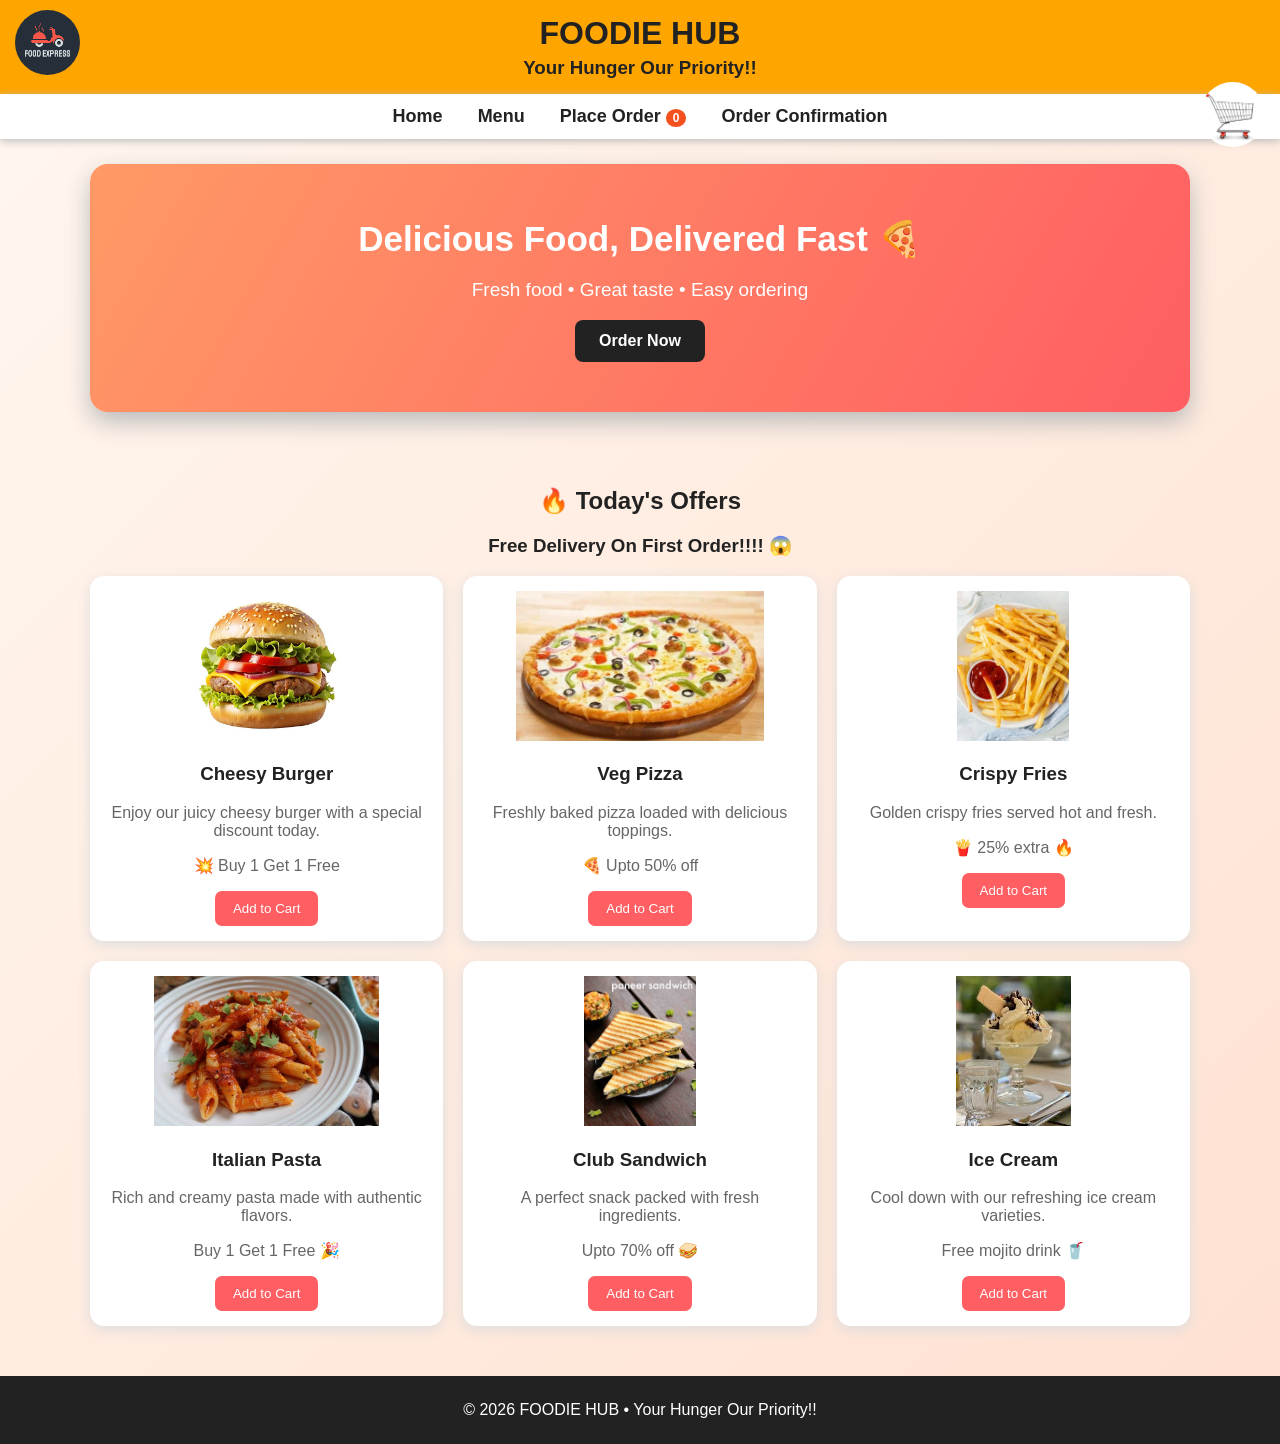
<file: index.html>
<!DOCTYPE html>
<html lang="en">

<head>
    <meta charset="UTF-8">
    <meta name="viewport" content="width=device-width, initial-scale=1.0">

    <title>FOODIE HUB</title>

    <link rel="stylesheet" href="new.css">
</head>

<body>

<header>

    <div class="logo">
        <img src="changedlogonew.png" alt="Foodie Hub Logo">
    </div>

    <div class="super">
        <h1>FOODIE HUB</h1>
        <h3>Your Hunger Our Priority!!</h3>
    </div>

</header>


<!-- Navigation -->

<div class="nav-links">

    <a href="index.html">Home</a>

    <a href="menu.html">Menu</a>

    <a href="placeorder.html">
        Place Order
        <span class="cart-count" id="cartCount">0</span>
    </a>

    <a href="Orderconfirmation.html">
        Order Confirmation
    </a>

    <div class="chi">
        <img src="trollnew.jpeg" alt="Food">
    </div>

</div>


<!-- Hero Section -->

<section class="hero">

    <div>

        <h2>Delicious Food, Delivered Fast 🍕</h2>

        <p>
            Fresh food • Great taste • Easy ordering
        </p>

        <a class="main-btn" href="menu.html">
            Order Now
        </a>

    </div>

</section>


<!-- Offers -->

<section class="offers">

    <h2>🔥 Today's Offers</h2>

    <h3>
        Free Delivery On First Order!!!! 😱
    </h3>


    <div class="offer-grid">


        <!-- Burger -->

        <div class="offer-card">

            <img src="burgernew.jpeg" alt="Burger">

            <h3>Cheesy Burger</h3>

            <p>
                Enjoy our juicy cheesy burger with a special discount today.
            </p>

            <p>
                💥 Buy 1 Get 1 Free
            </p>

            <button onclick="addToCart('Burger',120)">
                Add to Cart
            </button>

        </div>


        <!-- Pizza -->

        <div class="offer-card">

            <img src="pizzanew.jpeg" alt="Pizza">

            <h3>Veg Pizza</h3>

            <p>
                Freshly baked pizza loaded with delicious toppings.
            </p>

            <p>
                🍕 Upto 50% off
            </p>

            <button onclick="addToCart('Pizza',250)">
                Add to Cart
            </button>

        </div>


        <!-- Fries -->

        <div class="offer-card">

            <img src="friesnew.jpeg" alt="Fries">

            <h3>Crispy Fries</h3>

            <p>
                Golden crispy fries served hot and fresh.
            </p>

            <p>
                🍟 25% extra 🔥
            </p>

            <button onclick="addToCart('French Fries',90)">
                Add to Cart
            </button>

        </div>


        <!-- Pasta -->

        <div class="offer-card">

            <img src="pastanew.jpeg" alt="Pasta">

            <h3>Italian Pasta</h3>

            <p>
                Rich and creamy pasta made with authentic flavors.
            </p>

            <p>
                Buy 1 Get 1 Free 🎉
            </p>

            <button onclick="addToCart('Pasta',180)">
                Add to Cart
            </button>

        </div>


        <!-- Sandwich -->

        <div class="offer-card">

            <img src="sandwichnew.jpeg" alt="Sandwich">

            <h3>Club Sandwich</h3>

            <p>
                A perfect snack packed with fresh ingredients.
            </p>

            <p>
                Upto 70% off 🥪
            </p>

            <button onclick="addToCart('Sandwich',110)">
                Add to Cart
            </button>

        </div>


        <!-- Ice Cream -->

        <div class="offer-card">

            <img src="iccrmnew.jpeg" alt="Ice Cream">

            <h3>Ice Cream</h3>

            <p>
                Cool down with our refreshing ice cream varieties.
            </p>

            <p>
                Free mojito drink 🥤
            </p>

            <button onclick="addToCart('Ice Cream',80)">
                Add to Cart
            </button>

        </div>

    </div>

</section>


<footer>

    © 2026 FOODIE HUB
    • Your Hunger Our Priority!!

</footer>


<script src="script.js"></script>

</body>

</html>
</file>
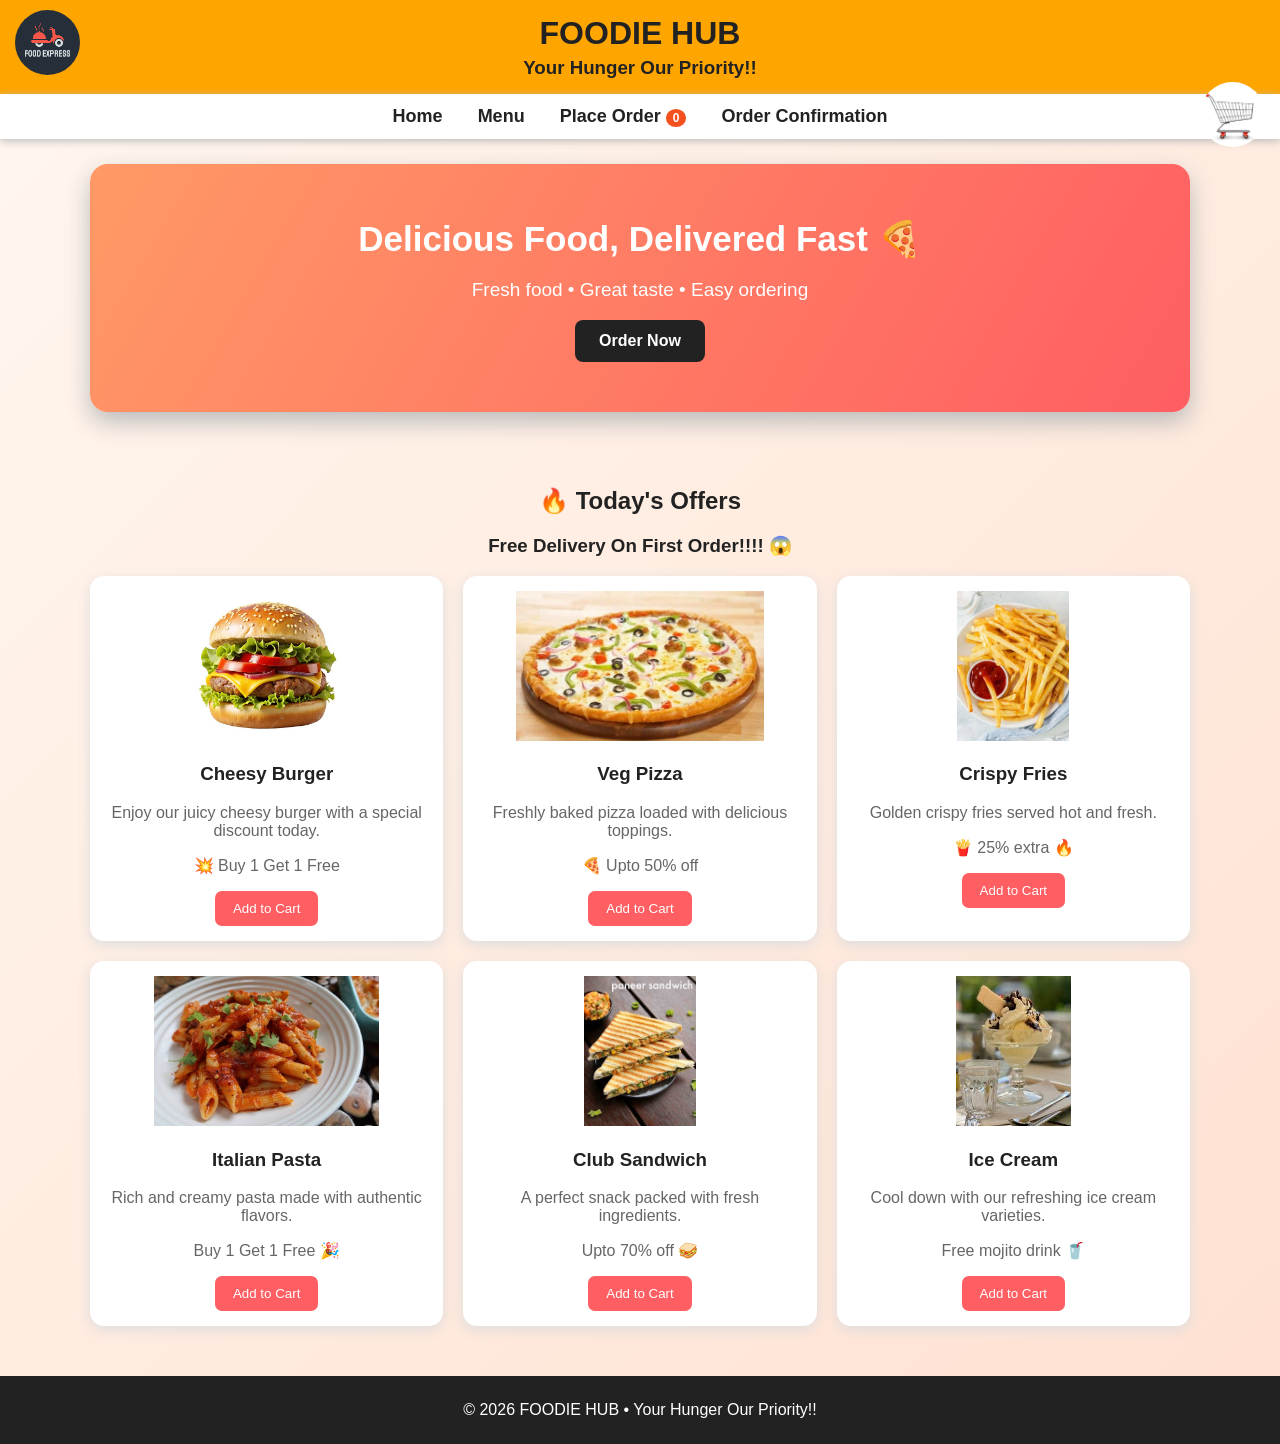
<file: Home.html>
<!DOCTYPE html>

<html>

<head>

    <meta
        http-equiv="refresh"
        content="0; url=index.html"
    >

    <title>FOODIE HUB</title>

</head>


<body>

    <p>
        Opening FOODIE HUB...
    </p>

</body>

</html>
</file>
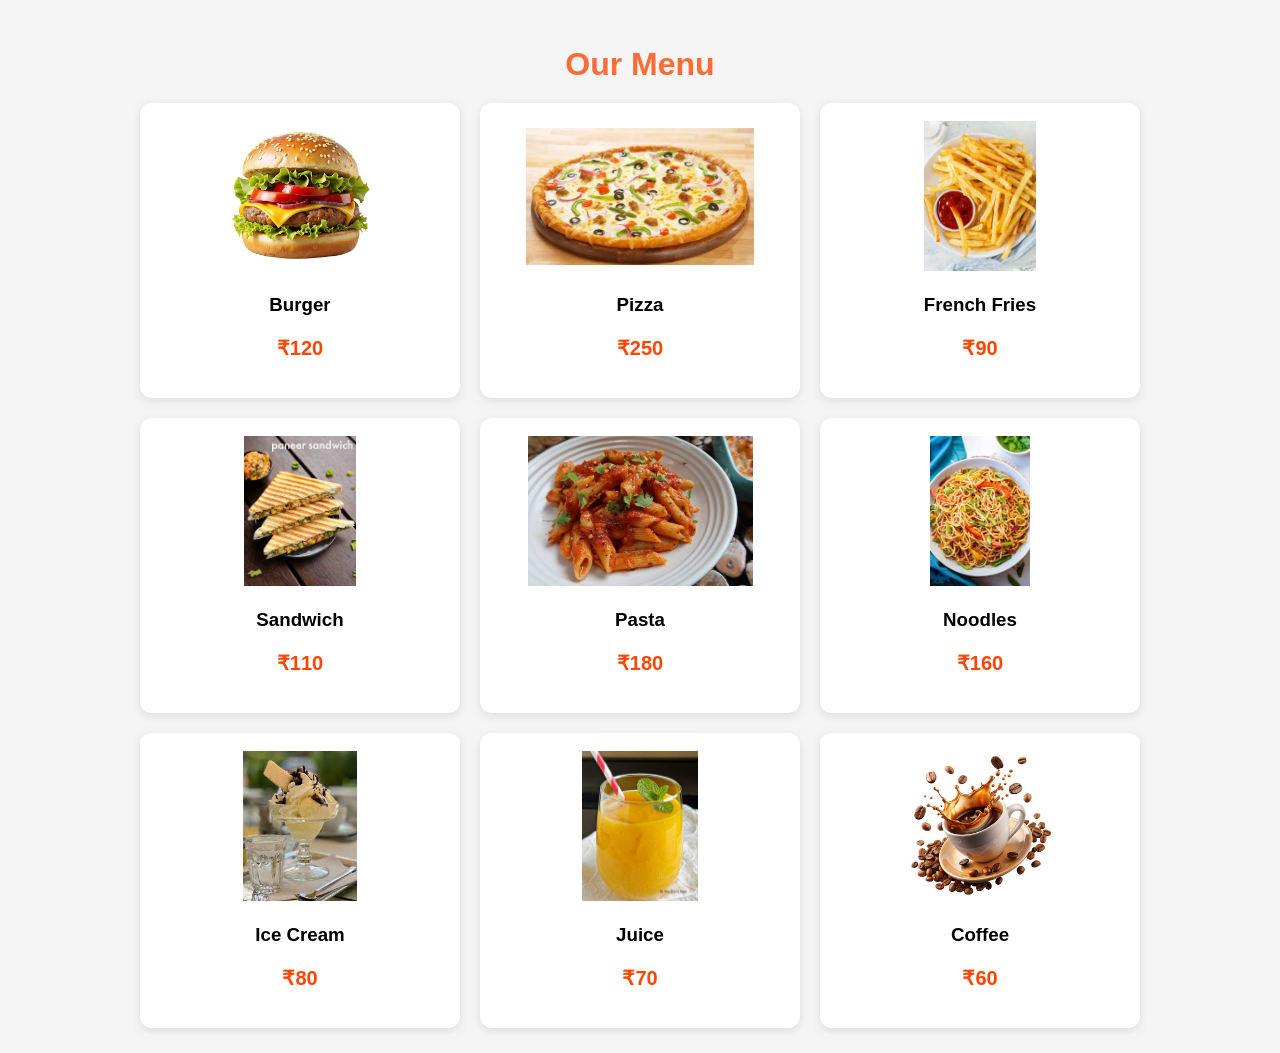
<file: Menu.html>
<!DOCTYPE html>
<html>
<head>
    <title>Food Menu</title>
    <link rel="stylesheet" href="second.css">
</head>
<body>

    <h1 class="title">Our Menu</h1>

    <div class="menu-container">

        <div class="card">
            <img src="burger.jpeg" alt="Burger">
            <h3>Burger</h3>
            <p>₹120</p>
        </div>

        <div class="card">
            <img src="pizza.jpeg" alt="Pizza">
            <h3>Pizza</h3>
            <p>₹250</p>
        </div>

        <div class="card">
            <img src="fries.jpeg" alt="French Fries">
            <h3>French Fries</h3>
            <p>₹90</p>
        </div>

        <div class="card">
            <img src="sandwich.jpeg" alt="Sandwich">
            <h3>Sandwich</h3>
            <p>₹110</p>
        </div>

        <div class="card">
            <img src="pasta.jpeg" alt="Pasta">
            <h3>Pasta</h3>
            <p>₹180</p>
        </div>

        <div class="card">
            <img src="noodle.jpeg" alt="Noodles">
            <h3>Noodles</h3>
            <p>₹160</p>
        </div>

        <div class="card">
            <img src="iccrm.jpeg" alt="Ice Cream">
            <h3>Ice Cream</h3>
            <p>₹80</p>
        </div>

        <div class="card">
            <img src="juice.jpeg" alt="Juice">
            <h3>Juice</h3>
            <p>₹70</p>
        </div>

        <div class="card">
            <img src="coffe.jpeg" alt="Coffee">
            <h3>Coffee</h3>
            <p>₹60</p>
        </div>

    </div>

</body>
</html>
</file>
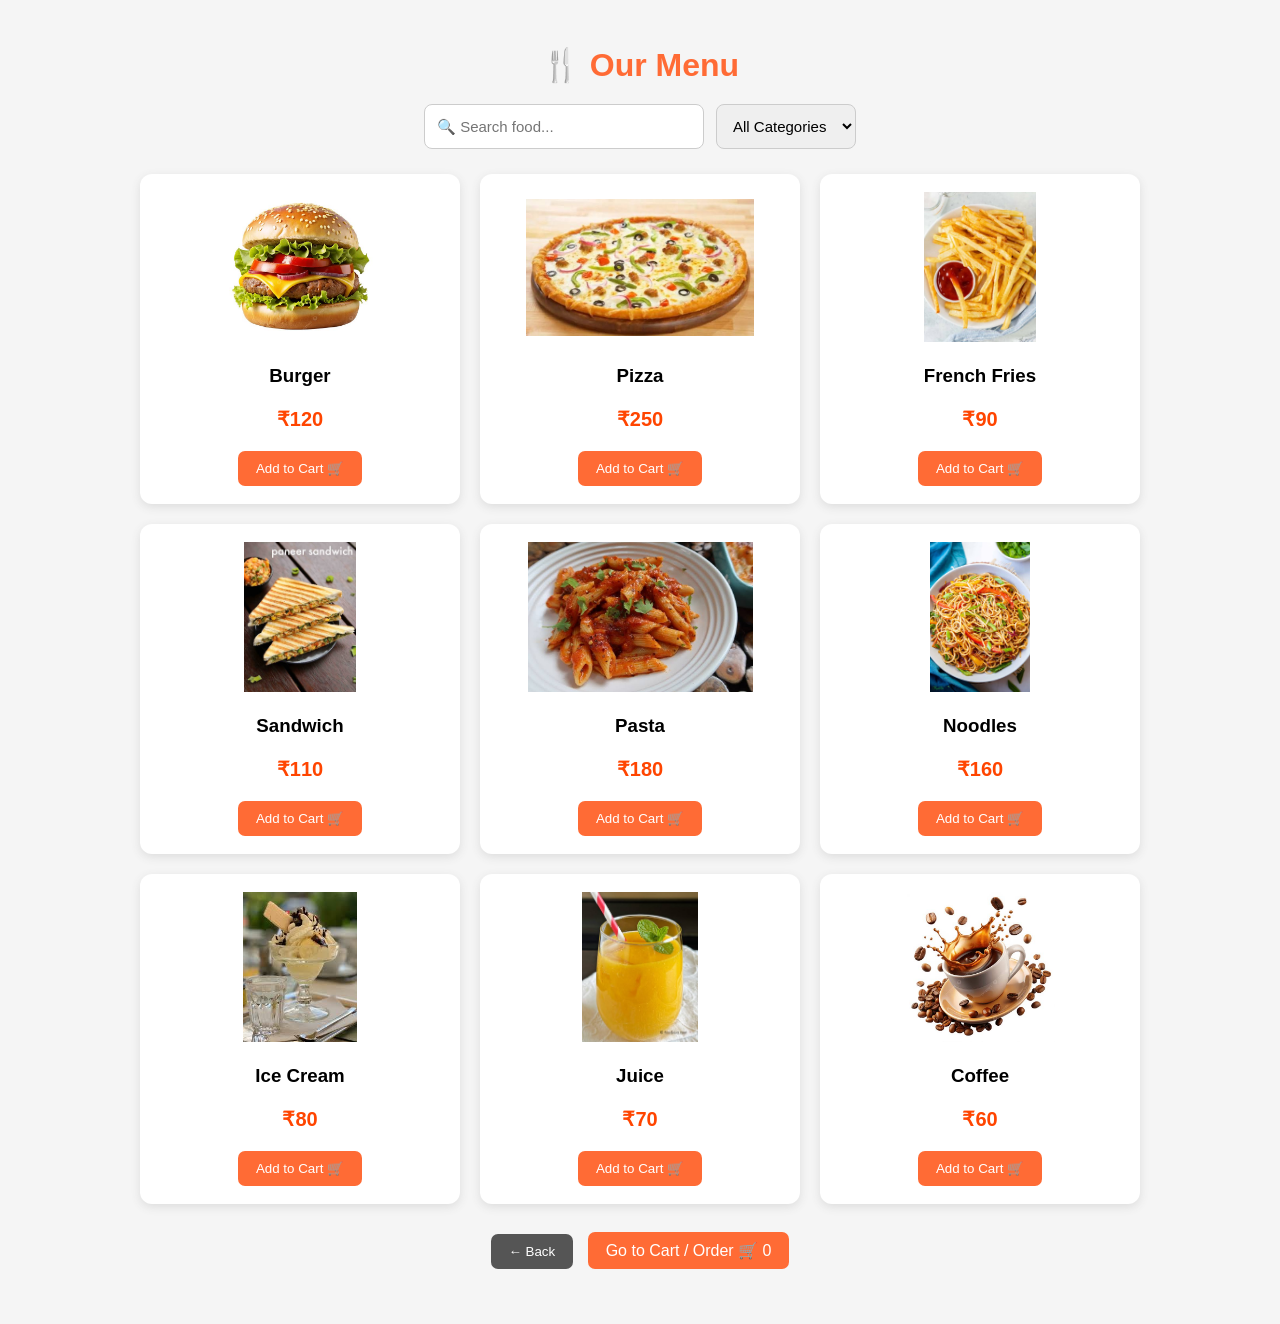
<file: menu.html>
<!DOCTYPE html>

<html lang="en">

<head>

    <meta charset="UTF-8">

    <meta name="viewport"
          content="width=device-width, initial-scale=1.0">

    <title>Food Menu</title>

    <link rel="stylesheet" href="second.css">

</head>


<body>


<h1 class="title">
    🍴 Our Menu
</h1>


<!-- Search and Filter -->

<div class="menu-tools">

    <input
        type="text"
        id="searchFood"
        placeholder="🔍 Search food..."
        onkeyup="filterFood()"
    >


    <select
        id="categoryFilter"
        onchange="filterFood()"
    >

        <option value="all">
            All Categories
        </option>

        <option value="main">
            Main Food
        </option>

        <option value="snack">
            Snacks
        </option>

        <option value="dessert">
            Dessert
        </option>

        <option value="drink">
            Drinks
        </option>

    </select>

</div>



<!-- Food Menu -->

<div class="menu-container">


    <!-- Burger -->

    <div
        class="card"
        data-name="burger"
        data-category="main"
    >

        <img src="burgernew.jpeg"
             alt="Burger">

        <h3>Burger</h3>

        <p>₹120</p>

        <button
            onclick="addToCart('Burger',120)"
        >
            Add to Cart 🛒
        </button>

    </div>



    <!-- Pizza -->

    <div
        class="card"
        data-name="pizza"
        data-category="main"
    >

        <img src="pizzanew.jpeg"
             alt="Pizza">

        <h3>Pizza</h3>

        <p>₹250</p>

        <button
            onclick="addToCart('Pizza',250)"
        >
            Add to Cart 🛒
        </button>

    </div>



    <!-- Fries -->

    <div
        class="card"
        data-name="french fries fries"
        data-category="snack"
    >

        <img src="friesnew.jpeg"
             alt="French Fries">

        <h3>French Fries</h3>

        <p>₹90</p>

        <button
            onclick="addToCart('French Fries',90)"
        >
            Add to Cart 🛒
        </button>

    </div>



    <!-- Sandwich -->

    <div
        class="card"
        data-name="sandwich"
        data-category="snack"
    >

        <img src="sandwichnew.jpeg"
             alt="Sandwich">

        <h3>Sandwich</h3>

        <p>₹110</p>

        <button
            onclick="addToCart('Sandwich',110)"
        >
            Add to Cart 🛒
        </button>

    </div>



    <!-- Pasta -->

    <div
        class="card"
        data-name="pasta"
        data-category="main"
    >

        <img src="pastanew.jpeg"
             alt="Pasta">

        <h3>Pasta</h3>

        <p>₹180</p>

        <button
            onclick="addToCart('Pasta',180)"
        >
            Add to Cart 🛒
        </button>

    </div>



    <!-- Noodles -->

    <div
        class="card"
        data-name="noodles noodle"
        data-category="main"
    >

        <img src="noodlenew.jpeg"
             alt="Noodles">

        <h3>Noodles</h3>

        <p>₹160</p>

        <button
            onclick="addToCart('Noodles',160)"
        >
            Add to Cart 🛒
        </button>

    </div>



    <!-- Ice Cream -->

    <div
        class="card"
        data-name="ice cream icecream"
        data-category="dessert"
    >

        <img src="iccrmnew.jpeg"
             alt="Ice Cream">

        <h3>Ice Cream</h3>

        <p>₹80</p>

        <button
            onclick="addToCart('Ice Cream',80)"
        >
            Add to Cart 🛒
        </button>

    </div>



    <!-- Juice -->

    <div
        class="card"
        data-name="juice"
        data-category="drink"
    >

        <img src="juicenew.jpeg"
             alt="Juice">

        <h3>Juice</h3>

        <p>₹70</p>

        <button
            onclick="addToCart('Juice',70)"
        >
            Add to Cart 🛒
        </button>

    </div>



    <!-- Coffee -->

    <div
        class="card"
        data-name="coffee"
        data-category="drink"
    >

        <img src="coffenew.jpeg"
             alt="Coffee">

        <h3>Coffee</h3>

        <p>₹60</p>

        <button
            onclick="addToCart('Coffee',60)"
        >
            Add to Cart 🛒
        </button>

    </div>

</div>



<!-- Bottom Buttons -->

<div class="bottom-actions">

    <button
        class="back-btn"
        onclick="goBack()"
    >
        ← Back
    </button>


    <a
        class="order-btn"
        href="placeorder.html"
    >

        Go to Cart / Order 🛒

        <span id="cartCount">
            0
        </span>

    </a>

</div>


<script src="script.js"></script>

</body>

</html>
</file>
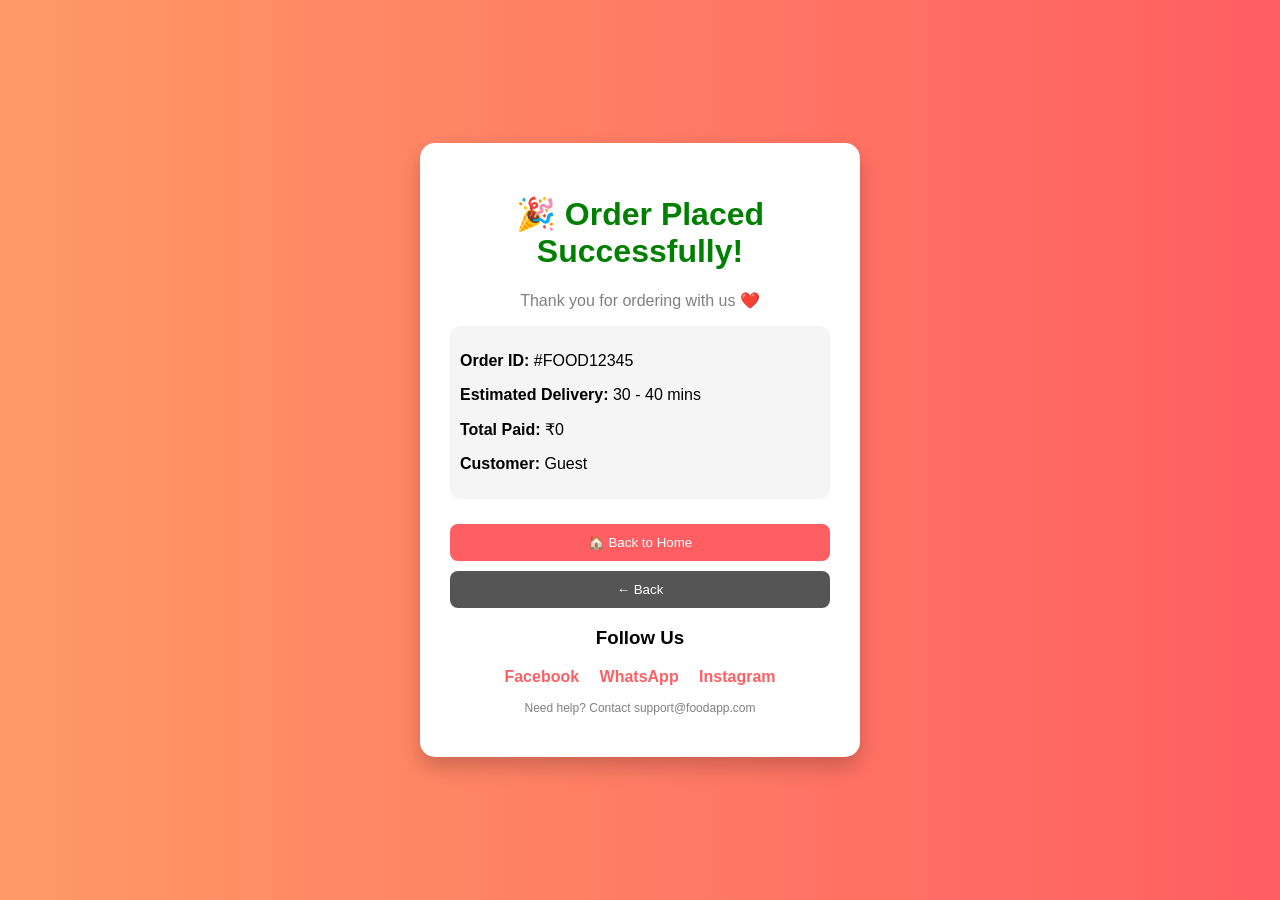
<file: Orderconfirmation.html>
<!DOCTYPE html>

<html lang="en">

<head>

    <meta charset="UTF-8">

    <meta
        name="viewport"
        content="width=device-width, initial-scale=1.0"
    >

    <title>Order Confirmation</title>

    <link
        rel="stylesheet"
        href="four.css"
    >

</head>


<body>


<div class="container">


    <div class="card">


        <h1>
            🎉 Order Placed Successfully!
        </h1>


        <p class="sub">
            Thank you for ordering with us ❤️
        </p>



        <div class="order-box">


            <p>

                <b>Order ID:</b>

                <span id="orderId">
                    #FOOD12345
                </span>

            </p>


            <p>

                <b>Estimated Delivery:</b>

                30 - 40 mins

            </p>


            <p>

                <b>Total Paid:</b>

                <span id="paidTotal">
                    ₹0
                </span>

            </p>


            <p>

                <b>Customer:</b>

                <span id="customerDisplay">
                    Guest
                </span>

            </p>


        </div>



        <button
            onclick="location.href='index.html'"
        >

            🏠 Back to Home

        </button>



        <button
            class="secondary"
            onclick="goBack()"
        >

            ← Back

        </button>



        <h3>
            Follow Us
        </h3>


        <div class="social">

            <a
                href="https://www.facebook.com"
                target="_blank"
            >
                Facebook
            </a>


            <a
                href="https://wa.me/919876543210"
                target="_blank"
            >
                WhatsApp
            </a>


            <a
                href="https://www.instagram.com"
                target="_blank"
            >
                Instagram
            </a>

        </div>


        <p class="footer">

            Need help?
            Contact support@foodapp.com

        </p>


    </div>

</div>



<script src="script.js"></script>


<script>

    loadConfirmation();

</script>


</body>

</html>
</file>
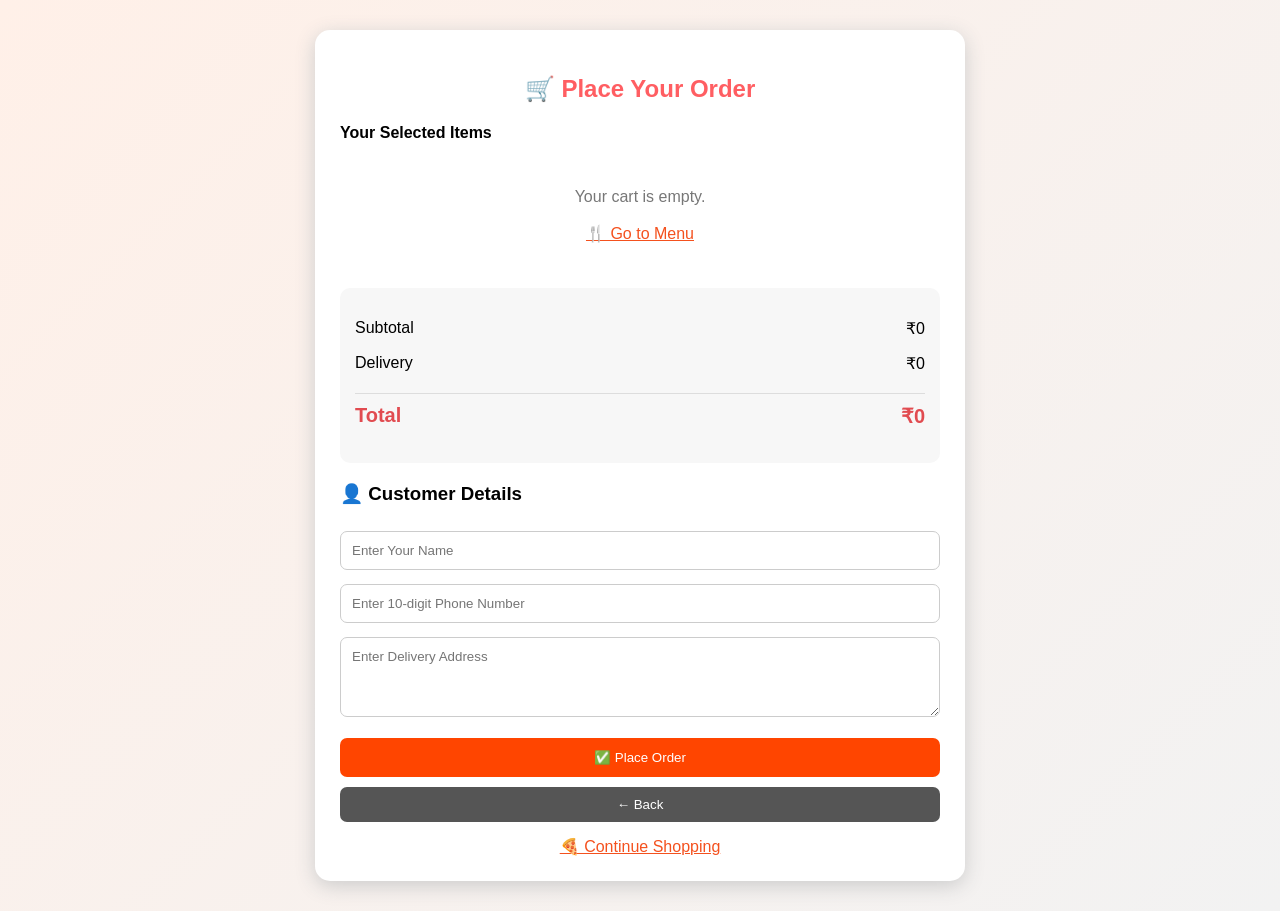
<file: placeorder.html>
<!DOCTYPE html>

<html lang="en">

<head>

    <meta charset="UTF-8">

    <meta
        name="viewport"
        content="width=device-width, initial-scale=1.0"
    >

    <title>Place Order</title>

    <link
        rel="stylesheet"
        href="third.css"
    >

</head>


<body>


<div class="box">


    <h2>
        🛒 Place Your Order
    </h2>


    <h4>
        Your Selected Items
    </h4>


    <!-- Cart Items -->

    <div id="cartItems"></div>


    <!-- Empty Cart -->

    <div
        id="emptyCart"
        class="empty"
    >

        Your cart is empty.

        <br><br>

        <a href="menu.html">
            🍴 Go to Menu
        </a>

    </div>


    <!-- Bill -->

    <div class="bill">

        <p>

            <span>Subtotal</span>

            <span id="subtotal">
                ₹0
            </span>

        </p>


        <p>

            <span>Delivery</span>

            <span id="delivery">
                ₹0
            </span>

        </p>


        <p class="grand">

            <span>Total</span>

            <span id="totalBox">
                ₹0
            </span>

        </p>

    </div>



    <!-- Customer Details -->

    <div class="customer-form">

        <h3>
            👤 Customer Details
        </h3>


        <input
            id="customerName"
            type="text"
            placeholder="Enter Your Name"
        >


        <input
            id="customerPhone"
            type="tel"
            placeholder="Enter 10-digit Phone Number"
            maxlength="10"
        >


        <textarea
            id="customerAddress"
            placeholder="Enter Delivery Address"
        ></textarea>

    </div>



    <!-- Place Order -->

    <button
        onclick="placeOrder()"
        class="place-btn"
    >

        ✅ Place Order

    </button>



    <!-- Back -->

    <button
        class="back-btn"
        onclick="goBack()"
    >

        ← Back

    </button>



    <!-- Continue Shopping -->

    <a
        class="menu-link"
        href="menu.html"
    >

        🍕 Continue Shopping

    </a>


</div>



<script src="script.js"></script>

<script>

    renderCart();

</script>


</body>

</html>
</file>
<file: new.css>
* {
    box-sizing: border-box;
}


body {

    margin: 0;

    font-family: Arial, sans-serif;

    background:
        linear-gradient(
            135deg,
            #fff7ef,
            #ffe1d2
        );

    color: #222;

}



/* LOGO */

.logo img {

    position: absolute;

    left: 15px;

    top: 10px;

    width: 65px;

    height: 65px;

    border-radius: 50%;

    object-fit: cover;

}



/* HEADER */

.super {

    background-color: orange;

    text-align: center;

    width: 100%;

    padding: 10px 20px;

}


.super h1 {

    margin: 5px;

}


.super h3 {

    margin: 5px;

}



/* NAVIGATION */

.nav-links {

    background: white;

    display: flex;

    justify-content: center;

    align-items: center;

    gap: 35px;

    width: 100%;

    padding: 12px 15px;

    font-size: 18px;

    box-shadow:
        0 2px 8px #bbb;

    position: sticky;

    top: 0;

    z-index: 5;

}


.nav-links a {

    text-decoration: none;

    color: #222;

    font-weight: bold;

}


.nav-links a:hover {

    color: #f4511e;

}



/* CART NUMBER */

.cart-count {

    background: #f4511e;

    color: white;

    border-radius: 50%;

    padding: 2px 7px;

    font-size: 12px;

}



/* RIGHT IMAGE */

.chi {

    position: absolute;

    right: 15px;

}


.chi img {

    width: 65px;

    height: 65px;

    border-radius: 50%;

    object-fit: cover;

}



/* HERO */

.hero {

    margin: 25px auto;

    width: 90%;

    max-width: 1100px;

    border-radius: 18px;

    padding: 50px 30px;

    text-align: center;

    background:
        linear-gradient(
            120deg,
            #ff9966,
            #ff5e62
        );

    color: white;

    box-shadow:
        0 10px 25px #bbb;

}


.hero h2 {

    font-size: 35px;

    margin: 5px;

}


.hero p {

    font-size: 19px;

}



/* BUTTON */

.main-btn {

    display: inline-block;

    background: #222;

    color: white;

    padding: 12px 24px;

    border-radius: 8px;

    text-decoration: none;

    font-weight: bold;

}



/* OFFERS */

.offers {

    padding: 30px 5%;

    text-align: center;

}


.offer-grid {

    max-width: 1100px;

    margin: auto;

    display: grid;

    grid-template-columns:
        repeat(3, 1fr);

    gap: 20px;

}


.offer-card {

    background: white;

    border-radius: 14px;

    padding: 15px;

    box-shadow:
        0 4px 14px #ddd;

    transition: 0.2s;

}


.offer-card:hover {

    transform:
        translateY(-5px);

}


.offer-card img {

    width: 100%;

    height: 150px;

    object-fit: contain;

    border-radius: 10px;

}


.offer-card p {

    color: #666;

}


.offer-card button {

    border: 0;

    cursor: pointer;

    background: #ff5e62;

    color: white;

    padding: 10px 18px;

    border-radius: 7px;

}


.offer-card button:hover {

    background: #e14b50;

}



/* FOOTER */

footer {

    text-align: center;

    padding: 25px;

    background: #222;

    color: white;

    margin-top: 20px;

}



/* TOAST */

#toast {

    position: fixed;

    bottom: 25px;

    right: 25px;

    background: #222;

    color: white;

    padding: 13px 20px;

    border-radius: 8px;

    opacity: 0;

    transform:
        translateY(15px);

    transition: 0.3s;

    z-index: 99;

}


#toast.show {

    opacity: 1;

    transform:
        translateY(0);

}



/* RESPONSIVE */

@media (max-width: 750px) {

    .offer-grid {

        grid-template-columns:
            1fr 1fr;

    }


    .nav-links {

        gap: 10px;

        font-size: 13px;

        flex-wrap: wrap;

    }


    .chi {

        display: none;

    }

}


@media (max-width: 500px) {

    .offer-grid {

        grid-template-columns: 1fr;

    }


    .hero h2 {

        font-size: 25px;

    }

}
</file>
<file: second.css>
* {

    box-sizing: border-box;

}


body {

    font-family: Arial, sans-serif;

    background: #f5f5f5;

    margin: 0;

    padding: 25px;

}



/* TITLE */

.title {

    text-align: center;

    color: #ff6b35;

    margin-bottom: 20px;

}



/* SEARCH */

.menu-tools {

    display: flex;

    gap: 12px;

    justify-content: center;

    margin-bottom: 25px;

}


.menu-tools input,
.menu-tools select {

    padding: 12px;

    border: 1px solid #ccc;

    border-radius: 8px;

    font-size: 15px;

}


.menu-tools input {

    width: 280px;

}



/* MENU */

.menu-container {

    display: grid;

    grid-template-columns:
        repeat(3, 1fr);

    gap: 20px;

    max-width: 1000px;

    margin: auto;

}


.card {

    background: white;

    padding: 18px;

    border-radius: 12px;

    text-align: center;

    box-shadow:
        0 3px 10px #ddd;

    transition: 0.2s;

}


.card:hover {

    transform:
        translateY(-4px);

}


.card img {

    width: 80%;

    height: 150px;

    object-fit: contain;

}


.card p {

    color: orangered;

    font-size: 20px;

    font-weight: bold;

}


.card button {

    background: #ff6b35;

    color: white;

    border: 0;

    padding: 10px 18px;

    border-radius: 7px;

    cursor: pointer;

}


.card button:hover {

    background: #e14b50;

}



/* BOTTOM BUTTONS */

.bottom-actions {

    text-align: center;

    margin: 30px;

}


.back-btn {

    background: #555;

    color: white;

    border: 0;

    padding: 10px 18px;

    border-radius: 7px;

    cursor: pointer;

    margin-right: 10px;

}


.order-btn {

    background: #ff6b35;

    color: white;

    padding: 10px 18px;

    border-radius: 7px;

    text-decoration: none;

}



/* RESPONSIVE */

@media (max-width: 700px) {

    .menu-container {

        grid-template-columns:
            1fr 1fr;

    }


    .menu-tools {

        flex-direction: column;

        align-items: center;

    }

}


@media (max-width: 450px) {

    .menu-container {

        grid-template-columns: 1fr;

    }


    .menu-tools input {

        width: 90%;

    }

}



/* TOAST */

#toast {

    position: fixed;

    bottom: 25px;

    right: 25px;

    background: #222;

    color: white;

    padding: 13px 20px;

    border-radius: 8px;

    opacity: 0;

    transition: 0.3s;

    z-index: 99;

}


#toast.show {

    opacity: 1;

}
</file>
<file: four.css>
body {

    margin: 0;

    font-family: Arial, sans-serif;

    background:
        linear-gradient(
            to right,
            #ff9966,
            #ff5e62
        );

    min-height: 100vh;

    display: flex;

    justify-content: center;

    align-items: center;

}


.container {

    width: 100%;

    text-align: center;

}


.card {

    background: white;

    padding: 30px;

    width: 380px;

    max-width: 90%;

    margin: auto;

    border-radius: 15px;

    box-shadow:
        0 10px 20px
        rgba(0,0,0,0.2);

}


h1 {

    color: green;

}


.sub {

    color: gray;

}


.order-box {

    background: #f5f5f5;

    padding: 10px;

    margin: 15px 0;

    border-radius: 10px;

    text-align: left;

}


button {

    background: #ff5e62;

    color: white;

    border: none;

    padding: 11px;

    width: 100%;

    border-radius: 8px;

    cursor: pointer;

    margin-top: 10px;

}


button:hover {

    background: #e14b50;

}


.secondary {

    background: #555;

}


.social {

    margin-top: 15px;

}


.social a {

    margin: 0 8px;

    text-decoration: none;

    color: #ff5e62;

    font-weight: bold;

}


.footer {

    margin-top: 15px;

    font-size: 12px;

    color: gray;

}
</file>
<file: third.css>
* {

    box-sizing: border-box;

}


body {

    font-family: Arial, sans-serif;

    background:
        linear-gradient(
            135deg,
            #fff0e8,
            #f2f2f2
        );

    padding: 30px;

    margin: 0;

}



/* ORDER BOX */

.box {

    max-width: 650px;

    background: white;

    padding: 25px;

    margin: auto;

    border-radius: 15px;

    box-shadow:
        0 5px 20px #ccc;

}


.box h2 {

    text-align: center;

    color: #ff5e62;

}



/* CART ROW */

.cart-row {

    display: grid;

    grid-template-columns:
        1fr auto auto auto;

    gap: 12px;

    align-items: center;

    padding: 12px 0;

    border-bottom:
        1px solid #ddd;

}


.cart-row small {

    display: block;

    color: #777;

    margin-top: 4px;

}



/* QUANTITY */

.qty {

    display: flex;

    align-items: center;

    gap: 8px;

}


.qty button {

    background: #ff9966;

    color: white;

    border: 0;

    border-radius: 5px;

    cursor: pointer;

    padding: 5px 9px;

}



/* REMOVE */

.remove {

    background: #eee;

    color: #d33;

    border: 0;

    border-radius: 5px;

    cursor: pointer;

    padding: 5px 9px;

}



/* BILL */

.bill {

    margin-top: 20px;

    background: #f7f7f7;

    padding: 15px;

    border-radius: 10px;

}


.bill p {

    display: flex;

    justify-content: space-between;

}


.grand {

    font-size: 20px;

    font-weight: bold;

    color: #e14b50;

    border-top:
        1px solid #ddd;

    padding-top: 10px;

}



/* CUSTOMER */

.customer-form {

    margin-top: 20px;

}


.customer-form input,
.customer-form textarea {

    width: 100%;

    padding: 11px;

    margin: 7px 0;

    border: 1px solid #ccc;

    border-radius: 7px;

    font-family: inherit;

}


.customer-form textarea {

    height: 80px;

    resize: vertical;

}



/* PLACE ORDER */

.place-btn {

    width: 100%;

    padding: 12px;

    background: orangered;

    color: white;

    border: 0;

    border-radius: 7px;

    cursor: pointer;

    margin-top: 10px;

}


.place-btn:hover {

    background: darkgreen;

}



/* BACK BUTTON */

.back-btn {

    width: 100%;

    padding: 10px;

    background: #555;

    color: white;

    border: 0;

    border-radius: 7px;

    cursor: pointer;

    margin-top: 10px;

}



/* MENU LINK */

.menu-link {

    display: block;

    text-align: center;

    margin-top: 15px;

    color: #f4511e;

}



/* EMPTY CART */

.empty {

    text-align: center;

    padding: 25px;

    color: #777;

}


.empty a {

    color: #f4511e;

}



/* MOBILE */

@media (max-width: 550px) {

    body {

        padding: 15px;

    }


    .cart-row {

        grid-template-columns:
            1fr auto;

    }


    .cart-row > strong {

        justify-self: end;

    }

}



/* TOAST */

#toast {

    position: fixed;

    bottom: 25px;

    right: 25px;

    background: #222;

    color: white;

    padding: 13px 20px;

    border-radius: 8px;

    opacity: 0;

    transition: 0.3s;

}


#toast.show {

    opacity: 1;

}
</file>
